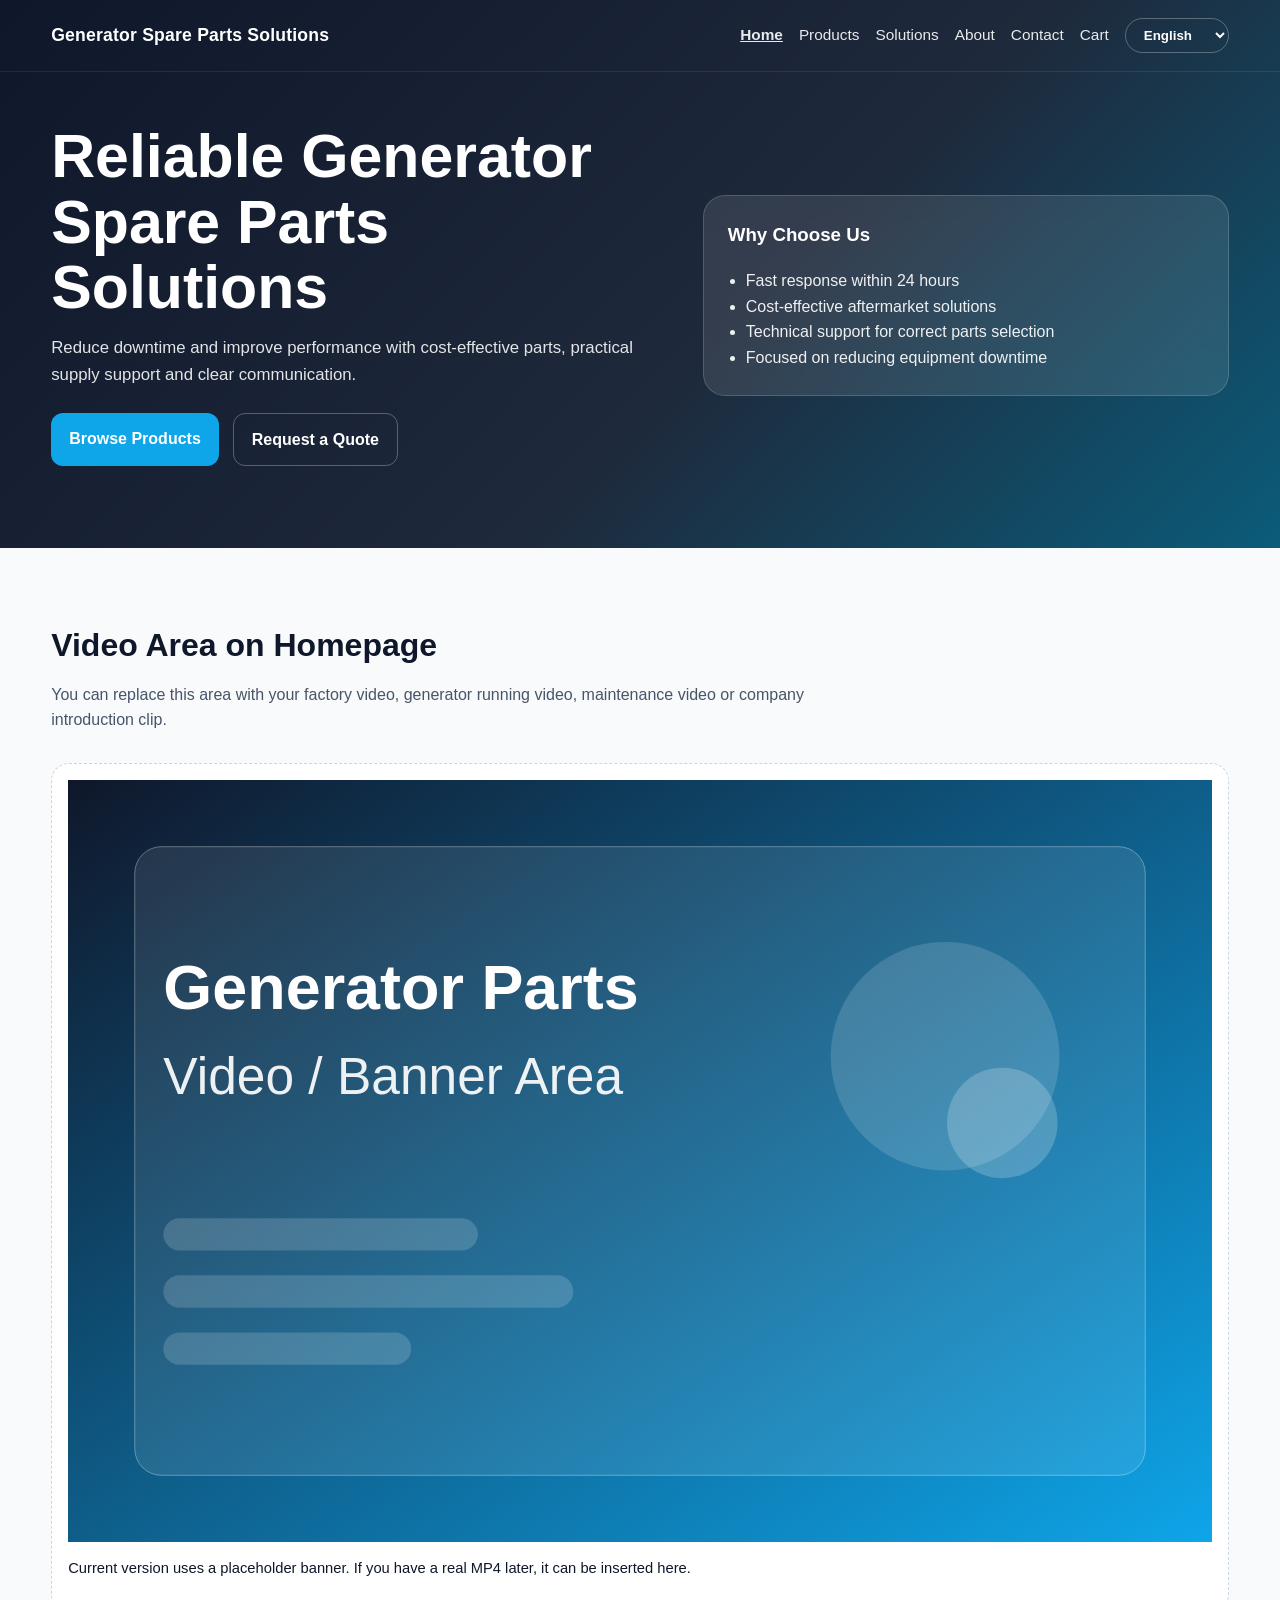
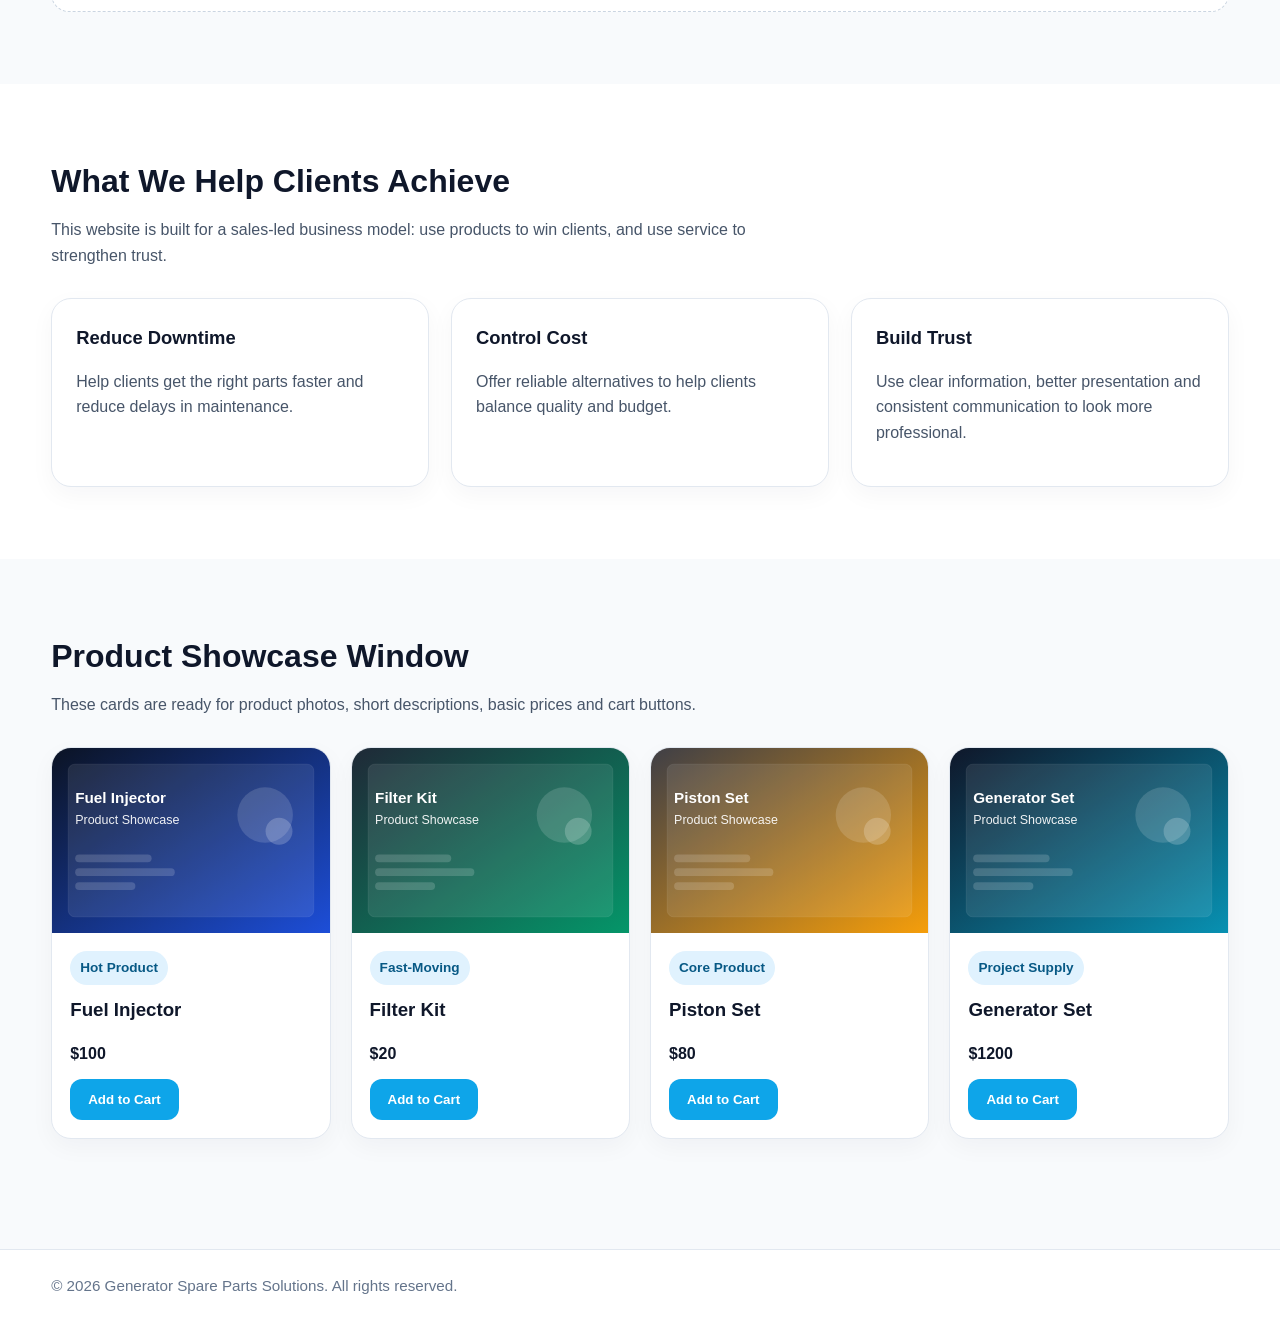
<file: index.html>
<!DOCTYPE html>
<html lang="en">
<head>
  <meta charset="UTF-8" />
  <meta name="viewport" content="width=device-width, initial-scale=1.0" />
  <title>Home - Generator Spare Parts Solutions</title>
  <link rel="stylesheet" href="style.css" />
</head>
<body>
  <div class="topbar">
    <header class="site-header">
      <div class="container">
        <nav class="nav">
          <a class="logo" href="index.html">Generator Spare Parts Solutions</a>
          <div class="nav-links">
            <a class="active" href="index.html" data-en="Home" data-zh="首页" data-ru="Главная" data-ar="الرئيسية">Home</a>
<a href="products.html" data-en="Products" data-zh="产品" data-ru="Продукция" data-ar="المنتجات">Products</a>
<a href="solutions.html" data-en="Solutions" data-zh="解决方案" data-ru="Решения" data-ar="الحلول">Solutions</a>
<a href="about.html" data-en="About" data-zh="关于我们" data-ru="О нас" data-ar="من نحن">About</a>
<a href="contact.html" data-en="Contact" data-zh="联系我们" data-ru="Контакты" data-ar="اتصل بنا">Contact</a>
<a href="cart.html" data-en="Cart" data-zh="购物车" data-ru="Корзина" data-ar="السلة">Cart</a>
            <select id="lang-select" class="lang-select" aria-label="Language selector">
              <option value="en">English</option>
              <option value="zh">中文</option>
              <option value="ru">Русский</option>
              <option value="ar">العربية</option>
            </select>
          </div>
        </nav>
      </div>
    </header>

    <section class="container hero">
      <div>
        <h1
          data-en="Reliable Generator Spare Parts Solutions"
          data-zh="可靠的发电机配件解决方案"
          data-ru="Надёжные решения по запасным частям для генераторов"
          data-ar="حلول موثوقة لقطع غيار المولدات">
          Reliable Generator Spare Parts Solutions
        </h1>
        <p
          data-en="Reduce downtime and improve performance with cost-effective parts, practical supply support and clear communication."
          data-zh="通过高性价比配件、实用供应支持和清晰沟通，帮助客户降低停机时间并提升设备表现。"
          data-ru="Сокращайте простои и повышайте эффективность благодаря выгодным запчастям, практичной поддержке поставок и понятной коммуникации."
          data-ar="قلّل وقت التوقف وحسّن الأداء من خلال قطع غيار عالية القيمة، ودعم توريد عملي، وتواصل واضح.">
          Reduce downtime and improve performance with cost-effective parts, practical supply support and clear communication.
        </p>
        <div class="btn-row">
          <a class="btn btn-primary" href="products.html"
             data-en="Browse Products" data-zh="查看产品" data-ru="Смотреть продукцию" data-ar="تصفح المنتجات">Browse Products</a>
          <a class="btn btn-secondary" href="contact.html"
             data-en="Request a Quote" data-zh="获取报价" data-ru="Запросить предложение" data-ar="اطلب عرض سعر">Request a Quote</a>
        </div>
      </div>
      <div class="hero-card">
        <h3 data-en="Why Choose Us" data-zh="为什么选择我们" data-ru="Почему выбирают нас" data-ar="لماذا تختارنا">Why Choose Us</h3>
        <ul>
          <li data-en="Fast response within 24 hours" data-zh="24小时内快速回复" data-ru="Быстрый ответ в течение 24 часов" data-ar="استجابة سريعة خلال 24 ساعة">Fast response within 24 hours</li>
          <li data-en="Cost-effective aftermarket solutions" data-zh="高性价比替代件方案" data-ru="Выгодные альтернативные решения" data-ar="حلول بديلة عالية القيمة">Cost-effective aftermarket solutions</li>
          <li data-en="Technical support for correct parts selection" data-zh="提供正确选型的技术支持" data-ru="Техническая поддержка для правильного подбора деталей" data-ar="دعم فني لاختيار القطع المناسبة">Technical support for correct parts selection</li>
          <li data-en="Focused on reducing equipment downtime" data-zh="核心目标是减少设备停机" data-ru="Фокус на снижении простоев оборудования" data-ar="التركيز على تقليل توقف المعدات">Focused on reducing equipment downtime</li>
        </ul>
      </div>
    </section>
  </div>

  <main>
    <section class="soft">
      <div class="container">
        <h2 class="section-title"
            data-en="Video Area on Homepage" data-zh="首页视频展示区域" data-ru="Видео на главной странице" data-ar="منطقة الفيديو في الصفحة الرئيسية">
            Video Area on Homepage
        </h2>
        <p class="section-subtitle"
           data-en="You can replace this area with your factory video, generator running video, maintenance video or company introduction clip."
           data-zh="你可以将这里替换为工厂视频、发电机运行视频、维修视频或公司介绍视频。"
           data-ru="Вы можете заменить эту область видео завода, работой генератора, сервисным видео или роликом о компании."
           data-ar="يمكنك استبدال هذه المنطقة بفيديو المصنع أو تشغيل المولد أو فيديو الصيانة أو فيديو تعريفي بالشركة.">
          You can replace this area with your factory video, generator running video, maintenance video or company introduction clip.
        </p>
        <div class="window-box">
          <img src="assets/hero-banner.svg" alt="Video area placeholder" />
          <p class="small"
             data-en="Current version uses a placeholder banner. If you have a real MP4 later, it can be inserted here."
             data-zh="当前版本使用占位图。后续你有真实 MP4 视频时，可以直接替换到这里。"
             data-ru="Сейчас используется заглушка. Позже сюда можно вставить реальный MP4-файл."
             data-ar="هذا الإصدار يستخدم صورة مؤقتة. لاحقاً يمكنك وضع ملف MP4 حقيقي هنا.">
            Current version uses a placeholder banner. If you have a real MP4 later, it can be inserted here.
          </p>
        </div>
      </div>
    </section>

    <section>
      <div class="container">
        <h2 class="section-title"
            data-en="What We Help Clients Achieve" data-zh="我们帮助客户实现什么" data-ru="Чего мы помогаем достичь клиентам" data-ar="ما الذي نساعد العملاء على تحقيقه">
            What We Help Clients Achieve
        </h2>
        <p class="section-subtitle"
           data-en="This website is built for a sales-led business model: use products to win clients, and use service to strengthen trust."
           data-zh="这个网站按照“销售为主、服务增强信任”的商业逻辑设计：通过产品拿下客户，再通过服务增强信任。"
           data-ru="Этот сайт создан для модели, где продажи — основа бизнеса: товары привлекают клиентов, а сервис усиливает доверие."
           data-ar="تم تصميم هذا الموقع لنموذج أعمال يقوده البيع: المنتجات تجذب العملاء، والخدمة تعزز الثقة.">
          This website is built for a sales-led business model: use products to win clients, and use service to strengthen trust.
        </p>
        <div class="grid-3">
          <div class="card">
            <h3 data-en="Reduce Downtime" data-zh="减少停机时间" data-ru="Сокращение простоев" data-ar="تقليل وقت التوقف">Reduce Downtime</h3>
            <p data-en="Help clients get the right parts faster and reduce delays in maintenance."
               data-zh="帮助客户更快拿到正确配件，减少维护过程中的延误。"
               data-ru="Помогаем клиентам быстрее получать нужные детали и уменьшать задержки в обслуживании."
               data-ar="نساعد العملاء على الحصول على القطع المناسبة بسرعة وتقليل التأخير في الصيانة.">
              Help clients get the right parts faster and reduce delays in maintenance.
            </p>
          </div>
          <div class="card">
            <h3 data-en="Control Cost" data-zh="控制维护成本" data-ru="Контроль затрат" data-ar="التحكم في التكلفة">Control Cost</h3>
            <p data-en="Offer reliable alternatives to help clients balance quality and budget."
               data-zh="提供可靠替代方案，帮助客户平衡质量与预算。"
               data-ru="Предлагаем надёжные альтернативы, чтобы сбалансировать качество и бюджет."
               data-ar="نقدم بدائل موثوقة لمساعدة العملاء على الموازنة بين الجودة والميزانية.">
              Offer reliable alternatives to help clients balance quality and budget.
            </p>
          </div>
          <div class="card">
            <h3 data-en="Build Trust" data-zh="建立信任" data-ru="Укрепление доверия" data-ar="بناء الثقة">Build Trust</h3>
            <p data-en="Use clear information, better presentation and consistent communication to look more professional."
               data-zh="通过清晰信息、更好的展示方式和稳定沟通，让公司看起来更专业。"
               data-ru="Чёткая информация, качественная подача и стабильная коммуникация делают компанию более профессиональной."
               data-ar="المعلومات الواضحة، والعرض الأفضل، والتواصل المستمر تجعل الشركة أكثر احترافية.">
              Use clear information, better presentation and consistent communication to look more professional.
            </p>
          </div>
        </div>
      </div>
    </section>

    <section class="soft">
      <div class="container">
        <h2 class="section-title"
            data-en="Product Showcase Window" data-zh="产品橱窗展示" data-ru="Витрина продукции" data-ar="واجهة عرض المنتجات">
            Product Showcase Window
        </h2>
        <p class="section-subtitle"
           data-en="These cards are ready for product photos, short descriptions, basic prices and cart buttons."
           data-zh="这些产品卡片已经预留了图片、简短描述、基础价格和购物车按钮的位置。"
           data-ru="Эти карточки уже готовы для фото продукции, кратких описаний, базовых цен и кнопок корзины."
           data-ar="هذه البطاقات جاهزة لصور المنتجات والوصف المختصر والأسعار الأساسية وأزرار السلة.">
          These cards are ready for product photos, short descriptions, basic prices and cart buttons.
        </p>
        <div class="grid-4">
          <div class="product-card">
            <img src="assets/product-injector.svg" alt="Injector">
            <div class="content">
              <div class="tag" data-en="Hot Product" data-zh="热门产品" data-ru="Популярный товар" data-ar="منتج رائج">Hot Product</div>
              <h3 data-en="Fuel Injector" data-zh="燃油喷油器" data-ru="Топливная форсунка" data-ar="حاقن الوقود">Fuel Injector</h3>
              <p class="price">$100</p>
              <button class="btn btn-primary" onclick="addToCart('injector')" data-en="Add to Cart" data-zh="加入购物车" data-ru="В корзину" data-ar="أضف إلى السلة">Add to Cart</button>
            </div>
          </div>
          <div class="product-card">
            <img src="assets/product-filter.svg" alt="Filter kit">
            <div class="content">
              <div class="tag" data-en="Fast-Moving" data-zh="高频产品" data-ru="Ходовой товар" data-ar="منتج سريع الحركة">Fast-Moving</div>
              <h3 data-en="Filter Kit" data-zh="滤芯套装" data-ru="Комплект фильтров" data-ar="طقم الفلاتر">Filter Kit</h3>
              <p class="price">$20</p>
              <button class="btn btn-primary" onclick="addToCart('filter')" data-en="Add to Cart" data-zh="加入购物车" data-ru="В корзину" data-ar="أضف إلى السلة">Add to Cart</button>
            </div>
          </div>
          <div class="product-card">
            <img src="assets/product-piston.svg" alt="Piston set">
            <div class="content">
              <div class="tag" data-en="Core Product" data-zh="核心产品" data-ru="Ключевой товар" data-ar="منتج أساسي">Core Product</div>
              <h3 data-en="Piston Set" data-zh="活塞组件" data-ru="Комплект поршней" data-ar="مجموعة المكابس">Piston Set</h3>
              <p class="price">$80</p>
              <button class="btn btn-primary" onclick="addToCart('piston')" data-en="Add to Cart" data-zh="加入购物车" data-ru="В корзину" data-ar="أضف إلى السلة">Add to Cart</button>
            </div>
          </div>
          <div class="product-card">
            <img src="assets/product-generator.svg" alt="Generator set">
            <div class="content">
              <div class="tag" data-en="Project Supply" data-zh="项目型产品" data-ru="Проектная поставка" data-ar="توريد للمشاريع">Project Supply</div>
              <h3 data-en="Generator Set" data-zh="发电机组" data-ru="Генераторная установка" data-ar="مجموعة مولد">Generator Set</h3>
              <p class="price">$1200</p>
              <button class="btn btn-primary" onclick="addToCart('generator')" data-en="Add to Cart" data-zh="加入购物车" data-ru="В корзину" data-ar="أضف إلى السلة">Add to Cart</button>
            </div>
          </div>
        </div>
        <div class="notice" id="cart-notice"></div>
      </div>
    </section>
  </main>

  <footer>
    <div class="container">
      <span data-en="© 2026 Generator Spare Parts Solutions. All rights reserved."
            data-zh="© 2026 发电机配件解决方案网站。保留所有权利。"
            data-ru="© 2026 Сайт решений по запасным частям для генераторов. Все права защищены."
            data-ar="© 2026 موقع حلول قطع غيار المولدات. جميع الحقوق محفوظة。">
        © 2026 Generator Spare Parts Solutions. All rights reserved.
      </span>
    </div>
  </footer>

  <script src="script.js"></script>
</body>
</html>
</file>
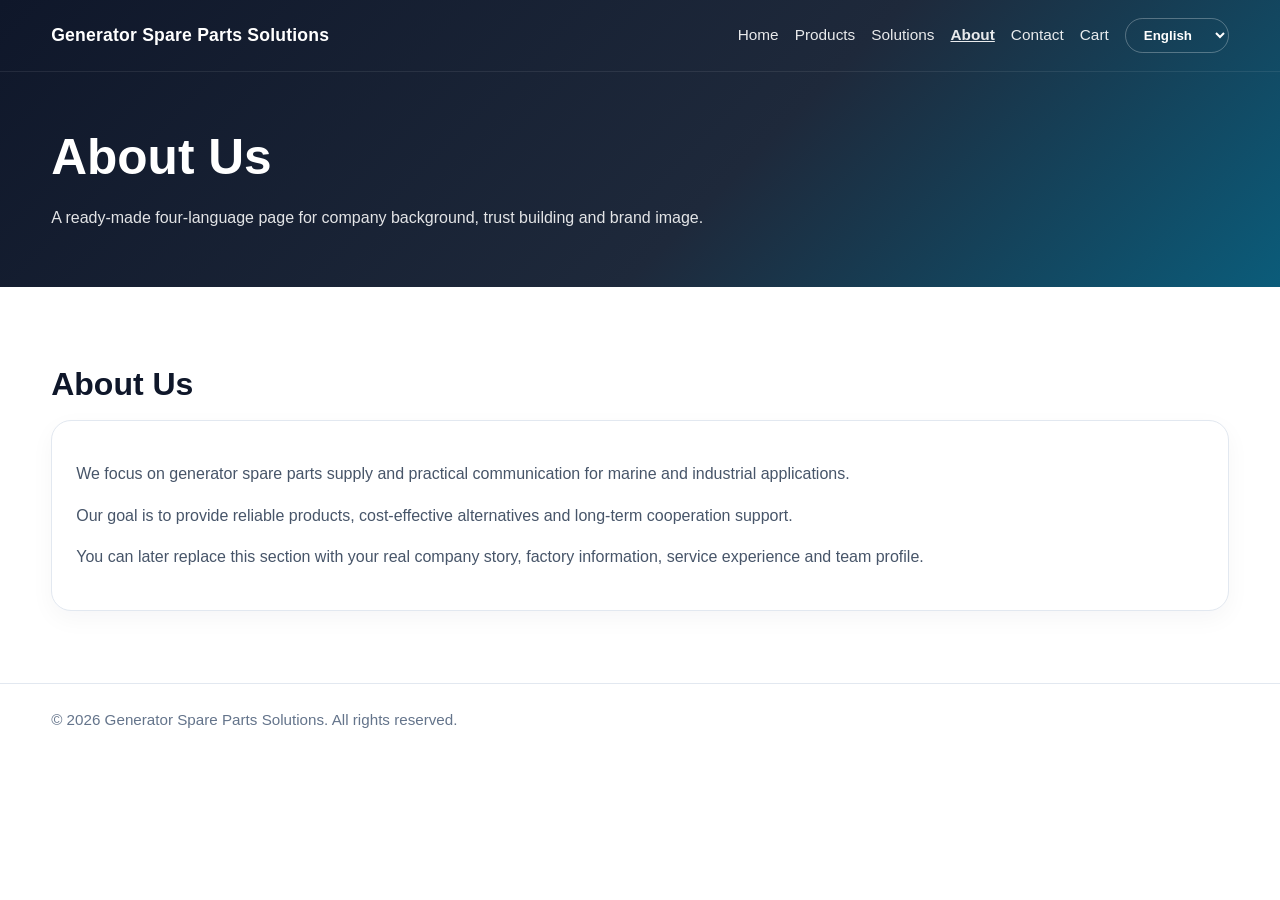
<file: about.html>
<!DOCTYPE html>
<html lang="en">
<head>
  <meta charset="UTF-8" />
  <meta name="viewport" content="width=device-width, initial-scale=1.0" />
  <title>About - Generator Spare Parts Solutions</title>
  <link rel="stylesheet" href="style.css" />
</head>
<body>
  <div class="topbar">
    <header class="site-header">
      <div class="container">
        <nav class="nav">
          <a class="logo" href="index.html">Generator Spare Parts Solutions</a>
          <div class="nav-links">
            <a href="index.html" data-en="Home" data-zh="首页" data-ru="Главная" data-ar="الرئيسية">Home</a>
<a href="products.html" data-en="Products" data-zh="产品" data-ru="Продукция" data-ar="المنتجات">Products</a>
<a href="solutions.html" data-en="Solutions" data-zh="解决方案" data-ru="Решения" data-ar="الحلول">Solutions</a>
<a class="active" href="about.html" data-en="About" data-zh="关于我们" data-ru="О нас" data-ar="من نحن">About</a>
<a href="contact.html" data-en="Contact" data-zh="联系我们" data-ru="Контакты" data-ar="اتصل بنا">Contact</a>
<a href="cart.html" data-en="Cart" data-zh="购物车" data-ru="Корзина" data-ar="السلة">Cart</a>
            <select id="lang-select" class="lang-select" aria-label="Language selector">
              <option value="en">English</option>
              <option value="zh">中文</option>
              <option value="ru">Русский</option>
              <option value="ar">العربية</option>
            </select>
          </div>
        </nav>
      </div>
    </header>
    <section class="page-hero">
      <div class="container">
        <h1 data-en="About Us" data-zh="关于我们" data-ru="О нас" data-ar="من نحن">About Us</h1><p data-en="A ready-made four-language page for company background, trust building and brand image." data-zh="一个已经做好的四语页面，可用于公司背景介绍、建立信任和品牌展示。" data-ru="Готовая страница на четырёх языках для описания компании, укрепления доверия и бренда." data-ar="صفحة جاهزة بأربع لغات لعرض خلفية الشركة وبناء الثقة وصورة العلامة التجارية.">A ready-made four-language page for company background, trust building and brand image.</p>
      </div>
    </section>
  </div>
  <main>
    
<section>
  <div class="container">
    <h2 class="section-title" data-en="About Us" data-zh="关于我们" data-ru="О нас" data-ar="من نحن">About Us</h2>
    <div class="card">
      <p data-en="We focus on generator spare parts supply and practical communication for marine and industrial applications."
         data-zh="我们专注于船舶和工业场景中的发电机配件供应与实际业务沟通。"
         data-ru="Мы специализируемся на поставке запасных частей для генераторов и практичной коммуникации в морских и промышленных проектах."
         data-ar="نحن نركز على توريد قطع غيار المولدات والتواصل العملي للتطبيقات البحرية والصناعية.">
        We focus on generator spare parts supply and practical communication for marine and industrial applications.
      </p>
      <p data-en="Our goal is to provide reliable products, cost-effective alternatives and long-term cooperation support."
         data-zh="我们的目标是提供可靠产品、高性价比替代方案，以及长期合作支持。"
         data-ru="Наша цель — предлагать надёжную продукцию, выгодные альтернативы и поддержку долгосрочного сотрудничества."
         data-ar="هدفنا هو تقديم منتجات موثوقة وبدائل عالية القيمة ودعم للتعاون طويل الأمد.">
        Our goal is to provide reliable products, cost-effective alternatives and long-term cooperation support.
      </p>
      <p data-en="You can later replace this section with your real company story, factory information, service experience and team profile."
         data-zh="后续你可以把这里替换为公司真实介绍、工厂信息、服务经验和团队资料。"
         data-ru="Позже вы можете заменить этот раздел реальной историей компании, информацией о производстве, опытом сервиса и командой."
         data-ar="يمكنك لاحقاً استبدال هذا القسم بقصة الشركة الحقيقية ومعلومات المصنع وخبرة الخدمة وملف الفريق.">
        You can later replace this section with your real company story, factory information, service experience and team profile.
      </p>
    </div>
  </div>
</section>

  </main>
  <footer>
    <div class="container">
      <span data-en="© 2026 Generator Spare Parts Solutions. All rights reserved."
            data-zh="© 2026 发电机配件解决方案网站。保留所有权利。"
            data-ru="© 2026 Сайт решений по запасным частям для генераторов. Все права защищены."
            data-ar="© 2026 موقع حلول قطع غيار المولدات. جميع الحقوق محفوظة.">
        © 2026 Generator Spare Parts Solutions. All rights reserved.
      </span>
    </div>
  </footer>
  <script src="script.js"></script>
</body>
</html>
</file>
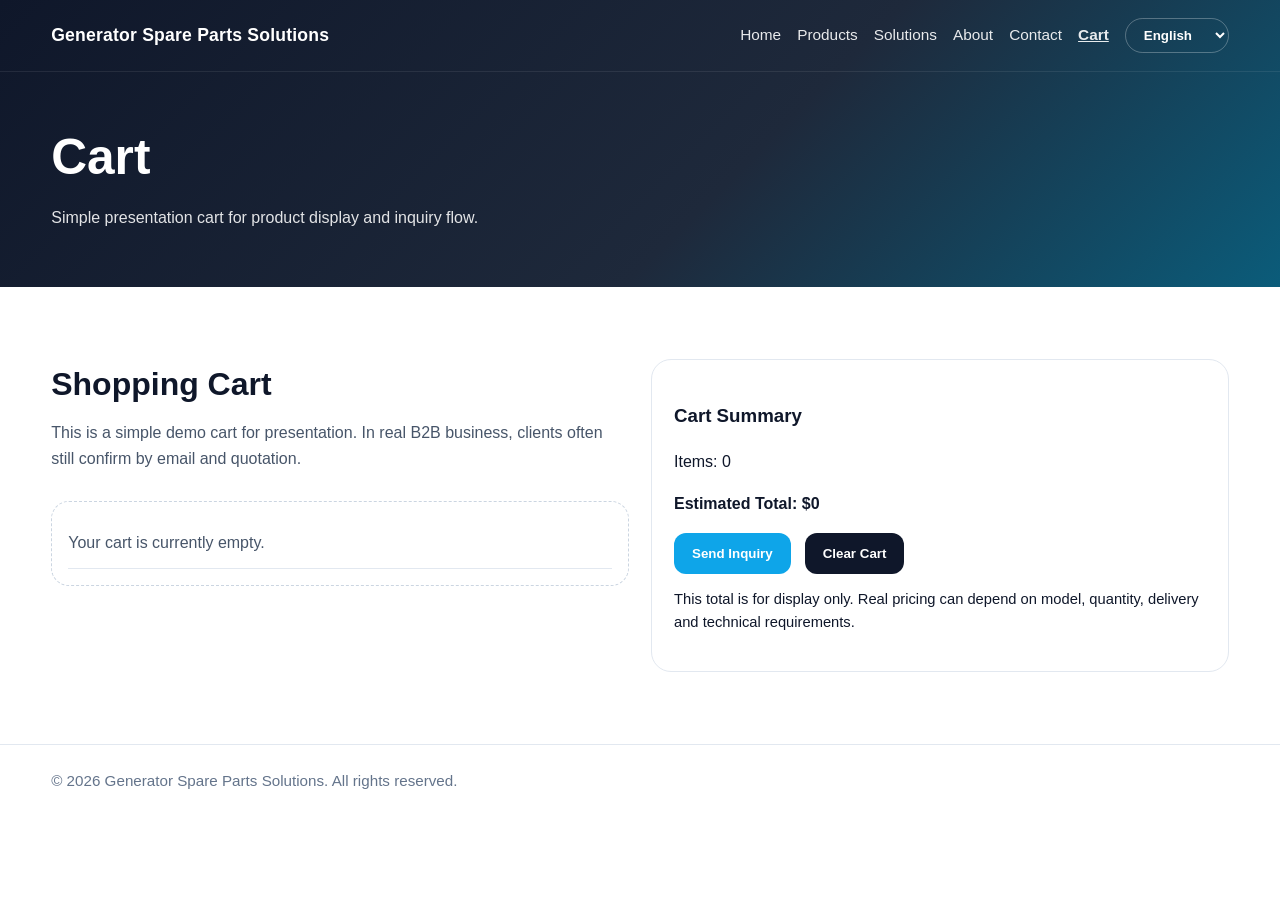
<file: cart.html>
<!DOCTYPE html>
<html lang="en">
<head>
  <meta charset="UTF-8" />
  <meta name="viewport" content="width=device-width, initial-scale=1.0" />
  <title>Cart - Generator Spare Parts Solutions</title>
  <link rel="stylesheet" href="style.css" />
</head>
<body>
  <div class="topbar">
    <header class="site-header">
      <div class="container">
        <nav class="nav">
          <a class="logo" href="index.html">Generator Spare Parts Solutions</a>
          <div class="nav-links">
            <a href="index.html" data-en="Home" data-zh="首页" data-ru="Главная" data-ar="الرئيسية">Home</a>
<a href="products.html" data-en="Products" data-zh="产品" data-ru="Продукция" data-ar="المنتجات">Products</a>
<a href="solutions.html" data-en="Solutions" data-zh="解决方案" data-ru="Решения" data-ar="الحلول">Solutions</a>
<a href="about.html" data-en="About" data-zh="关于我们" data-ru="О нас" data-ar="من نحن">About</a>
<a href="contact.html" data-en="Contact" data-zh="联系我们" data-ru="Контакты" data-ar="اتصل بنا">Contact</a>
<a class="active" href="cart.html" data-en="Cart" data-zh="购物车" data-ru="Корзина" data-ar="السلة">Cart</a>
            <select id="lang-select" class="lang-select" aria-label="Language selector">
              <option value="en">English</option>
              <option value="zh">中文</option>
              <option value="ru">Русский</option>
              <option value="ar">العربية</option>
            </select>
          </div>
        </nav>
      </div>
    </header>
    <section class="page-hero">
      <div class="container">
        <h1 data-en="Cart" data-zh="购物车" data-ru="Корзина" data-ar="السلة">Cart</h1><p data-en="Simple presentation cart for product display and inquiry flow." data-zh="用于产品展示和询盘流程的简易购物车页面。" data-ru="Простая демонстрационная корзина для показа продукции и процесса запроса." data-ar="سلة عرض بسيطة لعرض المنتجات ومسار الاستفسار.">Simple presentation cart for product display and inquiry flow.</p>
      </div>
    </section>
  </div>
  <main>
    
<section>
  <div class="container">
    <div class="grid-2">
      <div>
        <h2 class="section-title" data-en="Shopping Cart" data-zh="购物车" data-ru="Корзина" data-ar="سلة التسوق">Shopping Cart</h2>
        <p class="section-subtitle"
           data-en="This is a simple demo cart for presentation. In real B2B business, clients often still confirm by email and quotation."
           data-zh="这是一个演示用购物车。真实 B2B 外贸业务里，客户通常仍然会通过邮件和报价单来最终确认。"
           data-ru="Это демонстрационная корзина. В реальном B2B бизнесе клиенты обычно всё равно подтверждают заказ по email и коммерческому предложению."
           data-ar="هذه سلة عرض تجريبية. في أعمال B2B الحقيقية، غالباً ما يؤكد العملاء الطلب عبر البريد الإلكتروني وعرض السعر.">
          This is a simple demo cart for presentation. In real B2B business, clients often still confirm by email and quotation.
        </p>
        <div class="window-box">
          <ul id="cart-items" class="cart-items"></ul>
        </div>
      </div>

      <div>
        <div class="cart-panel">
          <h3 data-en="Cart Summary" data-zh="购物车汇总" data-ru="Сводка корзины" data-ar="ملخص السلة">Cart Summary</h3>
          <p><span data-en="Items:" data-zh="商品数量：" data-ru="Товаров:" data-ar="عدد العناصر:">Items:</span> <span id="cart-count">0</span></p>
          <p class="cart-summary"><span data-en="Estimated Total:" data-zh="预估总价：" data-ru="Ориентировочная сумма:" data-ar="الإجمالي التقديري:">Estimated Total:</span> <span id="cart-total">$0</span></p>
          <div class="btn-row" style="margin-top:12px;">
            <button class="btn btn-primary" onclick="window.location.href='contact.html'" data-en="Send Inquiry" data-zh="发送询盘" data-ru="Отправить запрос" data-ar="إرسال استفسار">Send Inquiry</button>
            <button class="btn btn-dark" onclick="clearCart()" data-en="Clear Cart" data-zh="清空购物车" data-ru="Очистить корзину" data-ar="تفريغ السلة">Clear Cart</button>
          </div>
          <p class="small" style="margin-top:14px;"
             data-en="This total is for display only. Real pricing can depend on model, quantity, delivery and technical requirements."
             data-zh="这个总价仅用于展示。真实价格会受到型号、数量、交付方式和技术要求影响。"
             data-ru="Эта сумма только для показа. Реальная цена зависит от модели, количества, условий поставки и технических требований."
             data-ar="هذا الإجمالي للعرض فقط. السعر الحقيقي قد يعتمد على الطراز والكمية وطريقة التسليم والمتطلبات الفنية.">
            This total is for display only. Real pricing can depend on model, quantity, delivery and technical requirements.
          </p>
        </div>
      </div>
    </div>
  </div>
</section>

  </main>
  <footer>
    <div class="container">
      <span data-en="© 2026 Generator Spare Parts Solutions. All rights reserved."
            data-zh="© 2026 发电机配件解决方案网站。保留所有权利。"
            data-ru="© 2026 Сайт решений по запасным частям для генераторов. Все права защищены."
            data-ar="© 2026 موقع حلول قطع غيار المولدات. جميع الحقوق محفوظة.">
        © 2026 Generator Spare Parts Solutions. All rights reserved.
      </span>
    </div>
  </footer>
  <script src="script.js"></script>
</body>
</html>
</file>
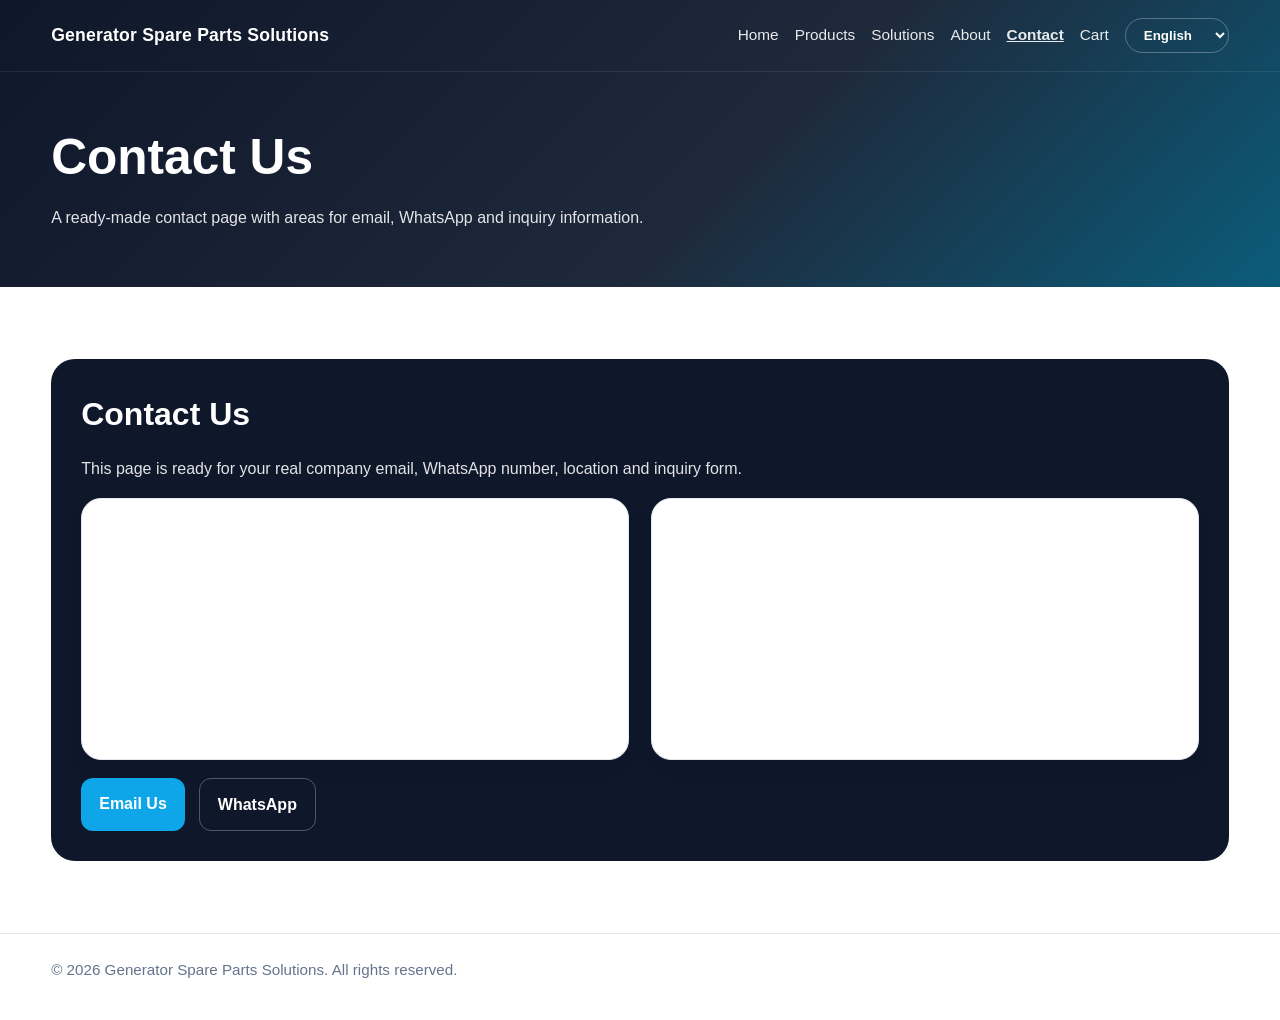
<file: contact.html>
<!DOCTYPE html>
<html lang="en">
<head>
  <meta charset="UTF-8" />
  <meta name="viewport" content="width=device-width, initial-scale=1.0" />
  <title>Contact - Generator Spare Parts Solutions</title>
  <link rel="stylesheet" href="style.css" />
</head>
<body>
  <div class="topbar">
    <header class="site-header">
      <div class="container">
        <nav class="nav">
          <a class="logo" href="index.html">Generator Spare Parts Solutions</a>
          <div class="nav-links">
            <a href="index.html" data-en="Home" data-zh="首页" data-ru="Главная" data-ar="الرئيسية">Home</a>
<a href="products.html" data-en="Products" data-zh="产品" data-ru="Продукция" data-ar="المنتجات">Products</a>
<a href="solutions.html" data-en="Solutions" data-zh="解决方案" data-ru="Решения" data-ar="الحلول">Solutions</a>
<a href="about.html" data-en="About" data-zh="关于我们" data-ru="О нас" data-ar="من نحن">About</a>
<a class="active" href="contact.html" data-en="Contact" data-zh="联系我们" data-ru="Контакты" data-ar="اتصل بنا">Contact</a>
<a href="cart.html" data-en="Cart" data-zh="购物车" data-ru="Корзина" data-ar="السلة">Cart</a>
            <select id="lang-select" class="lang-select" aria-label="Language selector">
              <option value="en">English</option>
              <option value="zh">中文</option>
              <option value="ru">Русский</option>
              <option value="ar">العربية</option>
            </select>
          </div>
        </nav>
      </div>
    </header>
    <section class="page-hero">
      <div class="container">
        <h1 data-en="Contact Us" data-zh="联系我们" data-ru="Свяжитесь с нами" data-ar="اتصل بنا">Contact Us</h1><p data-en="A ready-made contact page with areas for email, WhatsApp and inquiry information." data-zh="一个已经预留好邮箱、WhatsApp和询盘信息区域的联系页面。" data-ru="Готовая страница контактов с блоками для email, WhatsApp и информации для запроса." data-ar="صفحة تواصل جاهزة تتضمن أماكن للبريد الإلكتروني وواتساب ومعلومات الاستفسار.">A ready-made contact page with areas for email, WhatsApp and inquiry information.</p>
      </div>
    </section>
  </div>
  <main>
    
<section>
  <div class="container">
    <div class="contact-panel">
      <h2 class="section-title" style="color:white; margin-top:0;"
          data-en="Contact Us" data-zh="联系我们" data-ru="Свяжитесь с нами" data-ar="اتصل بنا">Contact Us</h2>
      <p data-en="This page is ready for your real company email, WhatsApp number, location and inquiry form."
         data-zh="这个页面已经为你的真实邮箱、WhatsApp、所在地和询盘表单预留好了位置。"
         data-ru="Эта страница готова для реального email, WhatsApp, адреса и формы запроса вашей компании."
         data-ar="هذه الصفحة جاهزة لإضافة بريد الشركة الحقيقي ورقم واتساب والموقع ونموذج الاستفسار.">
         This page is ready for your real company email, WhatsApp number, location and inquiry form.
      </p>

      <div class="grid-2">
        <div class="card">
          <h3 data-en="Company Information" data-zh="公司信息" data-ru="Информация о компании" data-ar="معلومات الشركة">Company Information</h3>
          <p><strong>Email:</strong> your@email.com</p>
          <p><strong>WhatsApp:</strong> +00 000 000 000</p>
          <p><strong data-en="Location:" data-zh="所在地：" data-ru="Местоположение:" data-ar="الموقع:">Location:</strong> Your City / Country</p>
          <p><strong data-en="Website:" data-zh="网址：" data-ru="Сайт:" data-ar="الموقع الإلكتروني:">Website:</strong> yourcompany.com</p>
        </div>

        <div class="card">
          <h3 data-en="Inquiry Information Needed" data-zh="建议客户提供的信息" data-ru="Что нужно для запроса" data-ar="المعلومات المطلوبة للاستفسار">Inquiry Information Needed</h3>
          <ul class="clean">
            <li data-en="Engine model" data-zh="发动机型号" data-ru="Модель двигателя" data-ar="طراز المحرك">Engine model</li>
            <li data-en="Serial number" data-zh="序列号" data-ru="Серийный номер" data-ar="الرقم التسلسلي">Serial number</li>
            <li data-en="Required parts" data-zh="所需配件" data-ru="Нужные детали" data-ar="القطع المطلوبة">Required parts</li>
            <li data-en="Application details" data-zh="使用场景" data-ru="Детали применения" data-ar="تفاصيل الاستخدام">Application details</li>
          </ul>
        </div>
      </div>

      <div class="btn-row" style="margin-top:18px;">
        <a class="btn btn-primary" href="mailto:your@email.com" data-en="Email Us" data-zh="发送邮件" data-ru="Написать email" data-ar="راسلنا بالبريد">Email Us</a>
        <a class="btn btn-secondary" href="https://wa.me/0000000000" data-en="WhatsApp" data-zh="WhatsApp联系" data-ru="WhatsApp" data-ar="واتساب">WhatsApp</a>
      </div>
    </div>
  </div>
</section>

  </main>
  <footer>
    <div class="container">
      <span data-en="© 2026 Generator Spare Parts Solutions. All rights reserved."
            data-zh="© 2026 发电机配件解决方案网站。保留所有权利。"
            data-ru="© 2026 Сайт решений по запасным частям для генераторов. Все права защищены."
            data-ar="© 2026 موقع حلول قطع غيار المولدات. جميع الحقوق محفوظة.">
        © 2026 Generator Spare Parts Solutions. All rights reserved.
      </span>
    </div>
  </footer>
  <script src="script.js"></script>
</body>
</html>
</file>
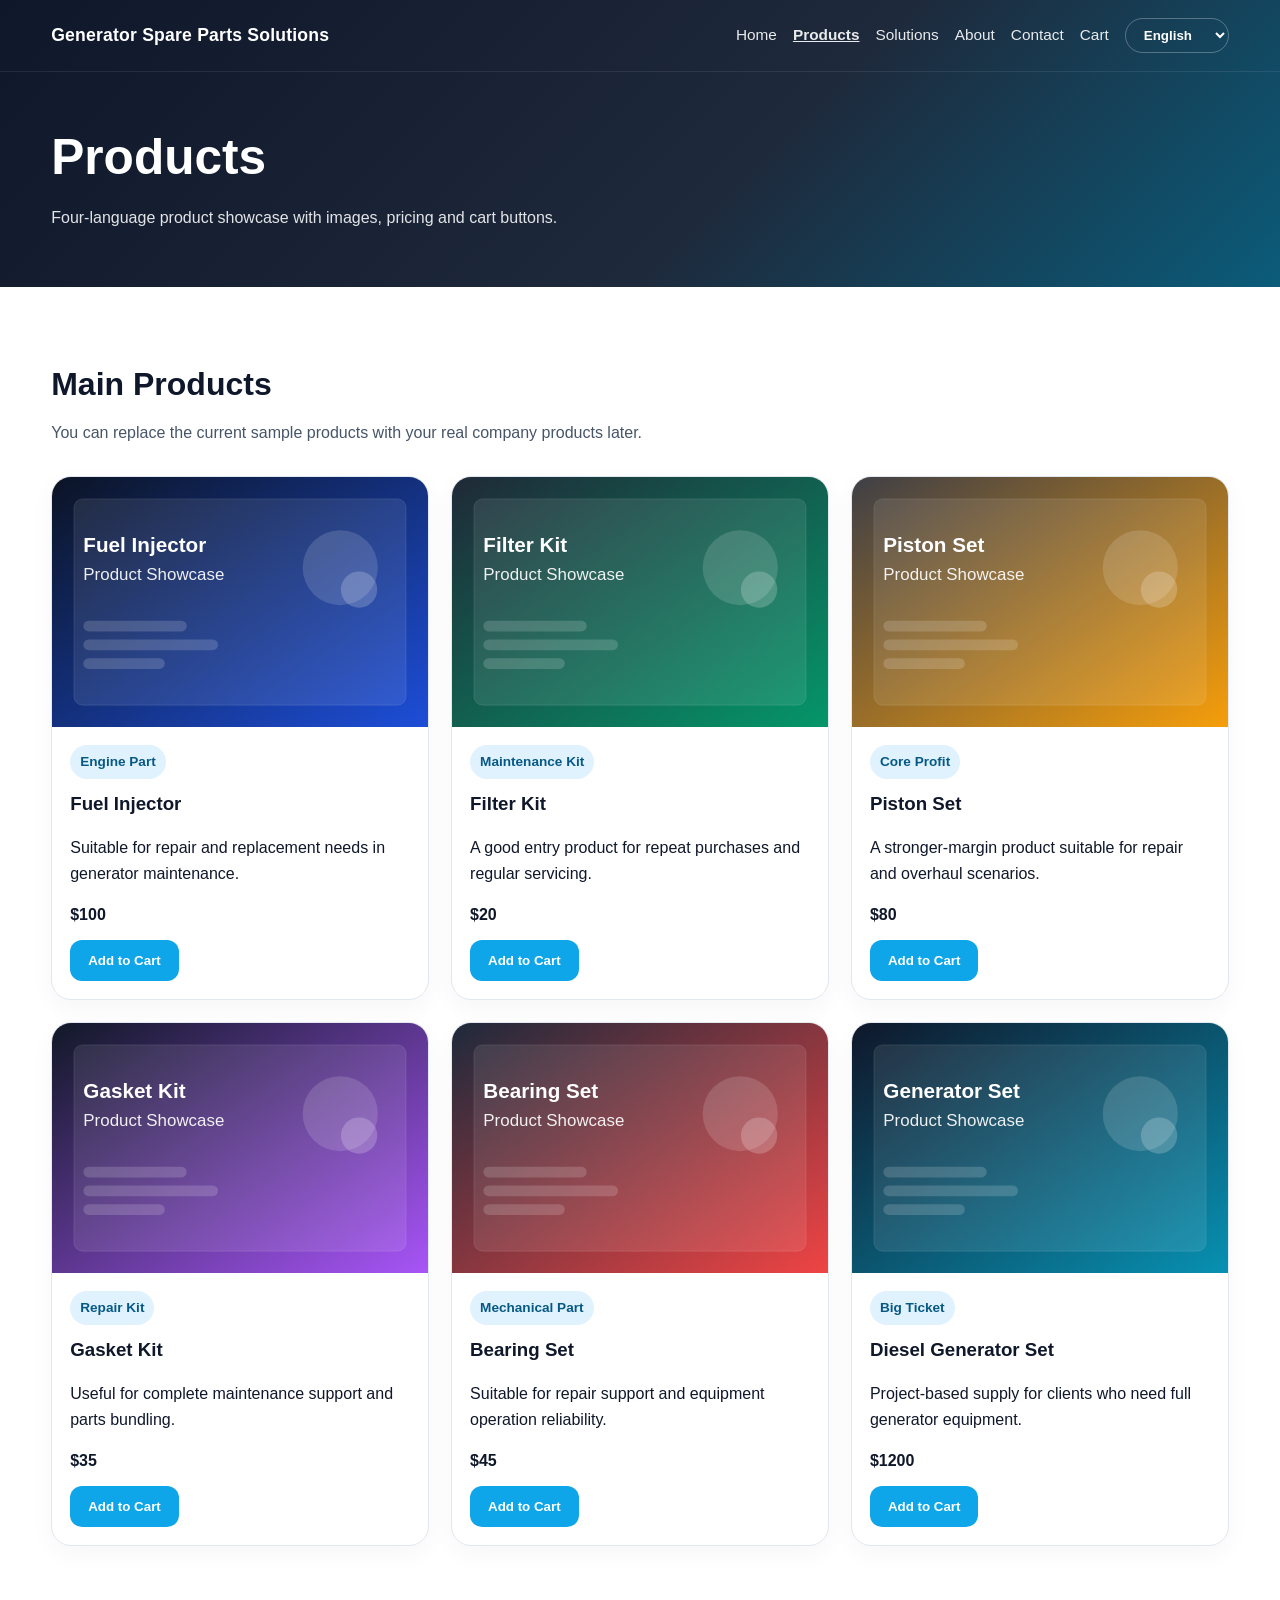
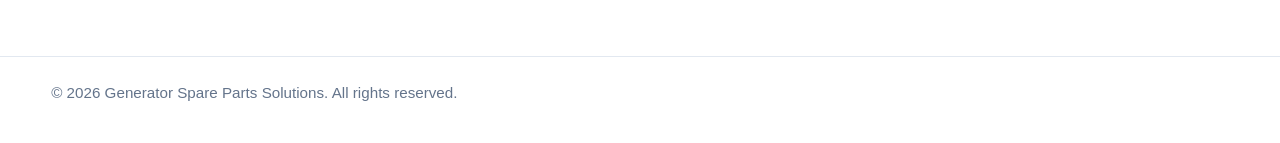
<file: products.html>
<!DOCTYPE html>
<html lang="en">
<head>
  <meta charset="UTF-8" />
  <meta name="viewport" content="width=device-width, initial-scale=1.0" />
  <title>Products - Generator Spare Parts Solutions</title>
  <link rel="stylesheet" href="style.css" />
</head>
<body>
  <div class="topbar">
    <header class="site-header">
      <div class="container">
        <nav class="nav">
          <a class="logo" href="index.html">Generator Spare Parts Solutions</a>
          <div class="nav-links">
            <a href="index.html" data-en="Home" data-zh="首页" data-ru="Главная" data-ar="الرئيسية">Home</a>
<a class="active" href="products.html" data-en="Products" data-zh="产品" data-ru="Продукция" data-ar="المنتجات">Products</a>
<a href="solutions.html" data-en="Solutions" data-zh="解决方案" data-ru="Решения" data-ar="الحلول">Solutions</a>
<a href="about.html" data-en="About" data-zh="关于我们" data-ru="О нас" data-ar="من نحن">About</a>
<a href="contact.html" data-en="Contact" data-zh="联系我们" data-ru="Контакты" data-ar="اتصل بنا">Contact</a>
<a href="cart.html" data-en="Cart" data-zh="购物车" data-ru="Корзина" data-ar="السلة">Cart</a>
            <select id="lang-select" class="lang-select" aria-label="Language selector">
              <option value="en">English</option>
              <option value="zh">中文</option>
              <option value="ru">Русский</option>
              <option value="ar">العربية</option>
            </select>
          </div>
        </nav>
      </div>
    </header>
    <section class="page-hero">
      <div class="container">
        <h1 data-en="Products" data-zh="产品" data-ru="Продукция" data-ar="المنتجات">Products</h1><p data-en="Four-language product showcase with images, pricing and cart buttons." data-zh="四语产品展示页，已包含图片、价格和购物车按钮。" data-ru="Четырёхъязычная витрина с изображениями, ценами и кнопками корзины." data-ar="صفحة عرض بأربع لغات تشمل الصور والأسعار وأزرار السلة.">Four-language product showcase with images, pricing and cart buttons.</p>
      </div>
    </section>
  </div>
  <main>
    
<section>
  <div class="container">
    <h2 class="section-title"
        data-en="Main Products" data-zh="主营产品" data-ru="Основная продукция" data-ar="المنتجات الرئيسية">Main Products</h2>
    <p class="section-subtitle"
       data-en="You can replace the current sample products with your real company products later."
       data-zh="后续你可以把当前示例产品替换为你们公司的真实产品。"
       data-ru="Позже вы сможете заменить текущие примеры на реальные товары вашей компании."
       data-ar="يمكنك لاحقاً استبدال المنتجات التجريبية الحالية بمنتجات شركتك الحقيقية.">
      You can replace the current sample products with your real company products later.
    </p>
    <div class="grid-3">
      <div class="product-card">
        <img src="assets/product-injector.svg" alt="Fuel Injector">
        <div class="content">
          <div class="tag" data-en="Engine Part" data-zh="发动机配件" data-ru="Деталь двигателя" data-ar="قطعة محرك">Engine Part</div>
          <h3 data-en="Fuel Injector" data-zh="燃油喷油器" data-ru="Топливная форсунка" data-ar="حاقن الوقود">Fuel Injector</h3>
          <p data-en="Suitable for repair and replacement needs in generator maintenance."
             data-zh="适用于发电机维修与更换需求。"
             data-ru="Подходит для ремонта и замены при обслуживании генераторов."
             data-ar="مناسب لاحتياجات الإصلاح والاستبدال في صيانة المولدات.">
            Suitable for repair and replacement needs in generator maintenance.
          </p>
          <p class="price">$100</p>
          <button class="btn btn-primary" onclick="addToCart('injector')" data-en="Add to Cart" data-zh="加入购物车" data-ru="В корзину" data-ar="أضف إلى السلة">Add to Cart</button>
        </div>
      </div>

      <div class="product-card">
        <img src="assets/product-filter.svg" alt="Filter Kit">
        <div class="content">
          <div class="tag" data-en="Maintenance Kit" data-zh="保养套件" data-ru="Комплект обслуживания" data-ar="طقم صيانة">Maintenance Kit</div>
          <h3 data-en="Filter Kit" data-zh="滤芯套装" data-ru="Комплект фильтров" data-ar="طقم الفلاتر">Filter Kit</h3>
          <p data-en="A good entry product for repeat purchases and regular servicing."
             data-zh="适合作为复购型保养产品。"
             data-ru="Хороший стартовый товар для повторных закупок и регулярного обслуживания."
             data-ar="منتج مناسب للشراء المتكرر والصيانة الدورية.">
            A good entry product for repeat purchases and regular servicing.
          </p>
          <p class="price">$20</p>
          <button class="btn btn-primary" onclick="addToCart('filter')" data-en="Add to Cart" data-zh="加入购物车" data-ru="В корзину" data-ar="أضف إلى السلة">Add to Cart</button>
        </div>
      </div>

      <div class="product-card">
        <img src="assets/product-piston.svg" alt="Piston Set">
        <div class="content">
          <div class="tag" data-en="Core Profit" data-zh="核心利润产品" data-ru="Основной прибыльный товар" data-ar="منتج ربح أساسي">Core Profit</div>
          <h3 data-en="Piston Set" data-zh="活塞组件" data-ru="Комплект поршней" data-ar="مجموعة المكابس">Piston Set</h3>
          <p data-en="A stronger-margin product suitable for repair and overhaul scenarios."
             data-zh="适用于维修和大修场景的高价值产品。"
             data-ru="Товар с более высокой маржой, подходящий для ремонта и капитального обслуживания."
             data-ar="منتج ذو هامش أعلى مناسب للإصلاحات والصيانة الكبيرة.">
            A stronger-margin product suitable for repair and overhaul scenarios.
          </p>
          <p class="price">$80</p>
          <button class="btn btn-primary" onclick="addToCart('piston')" data-en="Add to Cart" data-zh="加入购物车" data-ru="В корзину" data-ar="أضف إلى السلة">Add to Cart</button>
        </div>
      </div>

      <div class="product-card">
        <img src="assets/product-gasket.svg" alt="Gasket Kit">
        <div class="content">
          <div class="tag" data-en="Repair Kit" data-zh="维修包" data-ru="Ремкомплект" data-ar="طقم إصلاح">Repair Kit</div>
          <h3 data-en="Gasket Kit" data-zh="垫片维修包" data-ru="Комплект прокладок" data-ar="طقم الحشيات">Gasket Kit</h3>
          <p data-en="Useful for complete maintenance support and parts bundling."
             data-zh="适合打包销售和完整维修支持。"
             data-ru="Подходит для комплексного обслуживания и пакетных поставок деталей."
             data-ar="مفيد للدعم الكامل في الصيانة وتجميع القطع في حزمة واحدة.">
            Useful for complete maintenance support and parts bundling.
          </p>
          <p class="price">$35</p>
          <button class="btn btn-primary" onclick="addToCart('gasket')" data-en="Add to Cart" data-zh="加入购物车" data-ru="В корзину" data-ar="أضف إلى السلة">Add to Cart</button>
        </div>
      </div>

      <div class="product-card">
        <img src="assets/product-bearing.svg" alt="Bearing Set">
        <div class="content">
          <div class="tag" data-en="Mechanical Part" data-zh="机械配件" data-ru="Механическая деталь" data-ar="قطعة ميكانيكية">Mechanical Part</div>
          <h3 data-en="Bearing Set" data-zh="轴承组件" data-ru="Комплект подшипников" data-ar="مجموعة المحامل">Bearing Set</h3>
          <p data-en="Suitable for repair support and equipment operation reliability."
             data-zh="适用于维修支持和设备运行稳定性提升。"
             data-ru="Подходит для ремонтной поддержки и повышения надёжности работы оборудования."
             data-ar="مناسب لدعم الإصلاح وتحسين موثوقية تشغيل المعدات.">
            Suitable for repair support and equipment operation reliability.
          </p>
          <p class="price">$45</p>
          <button class="btn btn-primary" onclick="addToCart('bearing')" data-en="Add to Cart" data-zh="加入购物车" data-ru="В корзину" data-ar="أضف إلى السلة">Add to Cart</button>
        </div>
      </div>

      <div class="product-card">
        <img src="assets/product-generator.svg" alt="Generator Set">
        <div class="content">
          <div class="tag" data-en="Big Ticket" data-zh="高客单产品" data-ru="Крупный заказ" data-ar="منتج عالي القيمة">Big Ticket</div>
          <h3 data-en="Diesel Generator Set" data-zh="柴油发电机组" data-ru="Дизель-генераторная установка" data-ar="مجموعة مولد ديزل">Diesel Generator Set</h3>
          <p data-en="Project-based supply for clients who need full generator equipment."
             data-zh="面向需要整机设备的项目型客户。"
             data-ru="Поставка для проектных клиентов, которым нужно полное генераторное оборудование."
             data-ar="توريد مخصص للعملاء الذين يحتاجون إلى معدات مولد كاملة.">
            Project-based supply for clients who need full generator equipment.
          </p>
          <p class="price">$1200</p>
          <button class="btn btn-primary" onclick="addToCart('generator')" data-en="Add to Cart" data-zh="加入购物车" data-ru="В корзину" data-ar="أضف إلى السلة">Add to Cart</button>
        </div>
      </div>
    </div>
    <div class="notice" id="cart-notice"></div>
  </div>
</section>

  </main>
  <footer>
    <div class="container">
      <span data-en="© 2026 Generator Spare Parts Solutions. All rights reserved."
            data-zh="© 2026 发电机配件解决方案网站。保留所有权利。"
            data-ru="© 2026 Сайт решений по запасным частям для генераторов. Все права защищены."
            data-ar="© 2026 موقع حلول قطع غيار المولدات. جميع الحقوق محفوظة.">
        © 2026 Generator Spare Parts Solutions. All rights reserved.
      </span>
    </div>
  </footer>
  <script src="script.js"></script>
</body>
</html>
</file>
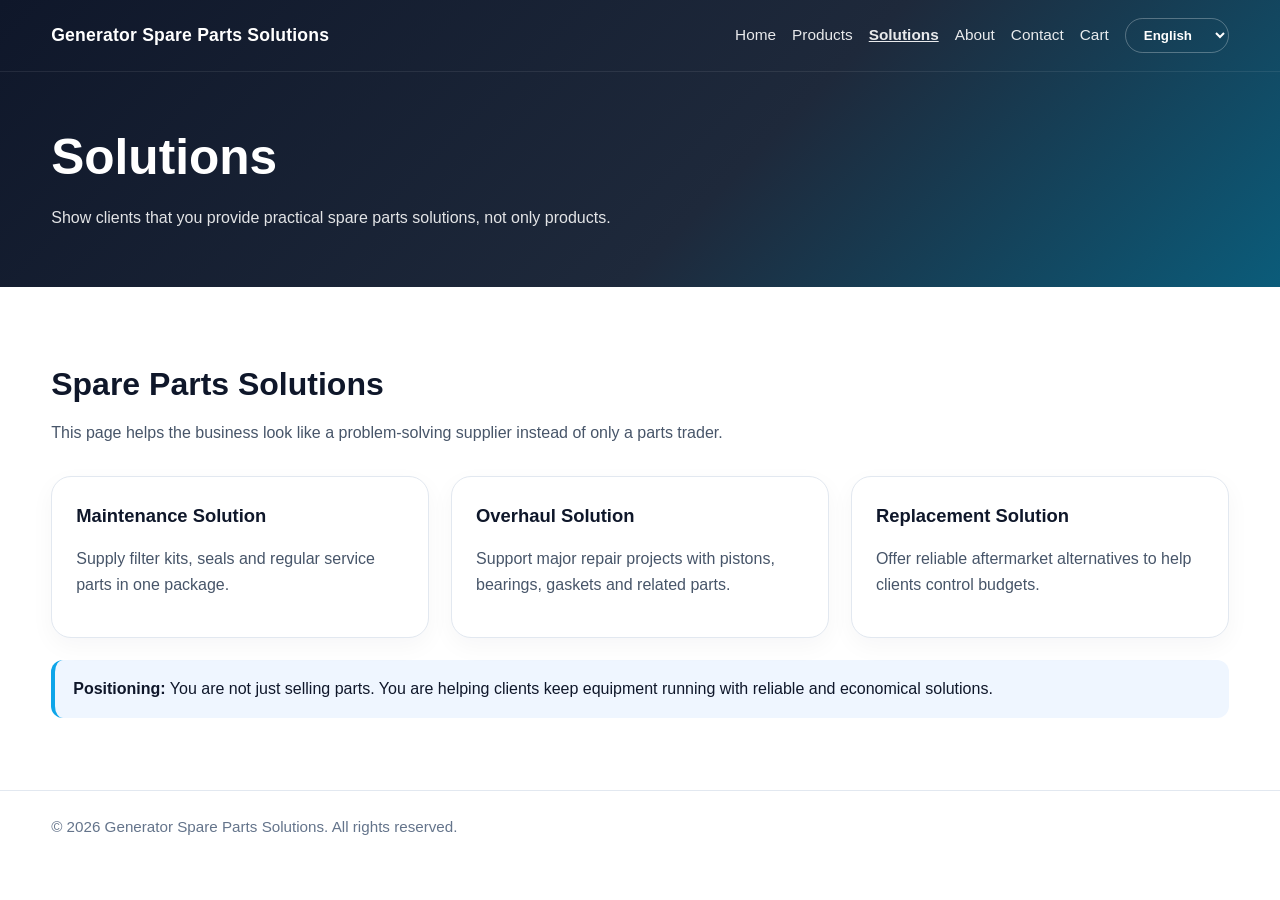
<file: solutions.html>
<!DOCTYPE html>
<html lang="en">
<head>
  <meta charset="UTF-8" />
  <meta name="viewport" content="width=device-width, initial-scale=1.0" />
  <title>Solutions - Generator Spare Parts Solutions</title>
  <link rel="stylesheet" href="style.css" />
</head>
<body>
  <div class="topbar">
    <header class="site-header">
      <div class="container">
        <nav class="nav">
          <a class="logo" href="index.html">Generator Spare Parts Solutions</a>
          <div class="nav-links">
            <a href="index.html" data-en="Home" data-zh="首页" data-ru="Главная" data-ar="الرئيسية">Home</a>
<a href="products.html" data-en="Products" data-zh="产品" data-ru="Продукция" data-ar="المنتجات">Products</a>
<a class="active" href="solutions.html" data-en="Solutions" data-zh="解决方案" data-ru="Решения" data-ar="الحلول">Solutions</a>
<a href="about.html" data-en="About" data-zh="关于我们" data-ru="О нас" data-ar="من نحن">About</a>
<a href="contact.html" data-en="Contact" data-zh="联系我们" data-ru="Контакты" data-ar="اتصل بنا">Contact</a>
<a href="cart.html" data-en="Cart" data-zh="购物车" data-ru="Корзина" data-ar="السلة">Cart</a>
            <select id="lang-select" class="lang-select" aria-label="Language selector">
              <option value="en">English</option>
              <option value="zh">中文</option>
              <option value="ru">Русский</option>
              <option value="ar">العربية</option>
            </select>
          </div>
        </nav>
      </div>
    </header>
    <section class="page-hero">
      <div class="container">
        <h1 data-en="Solutions" data-zh="解决方案" data-ru="Решения" data-ar="الحلول">Solutions</h1><p data-en="Show clients that you provide practical spare parts solutions, not only products." data-zh="让客户看到你提供的是实用配件解决方案，而不只是单纯卖产品。" data-ru="Покажите клиентам, что вы предлагаете практичные решения, а не только товары." data-ar="أظهر للعملاء أنك تقدم حلولاً عملية لقطع الغيار وليس مجرد منتجات فقط.">Show clients that you provide practical spare parts solutions, not only products.</p>
      </div>
    </section>
  </div>
  <main>
    
<section>
  <div class="container">
    <h2 class="section-title" data-en="Spare Parts Solutions" data-zh="配件解决方案" data-ru="Решения по запасным частям" data-ar="حلول قطع الغيار">Spare Parts Solutions</h2>
    <p class="section-subtitle"
       data-en="This page helps the business look like a problem-solving supplier instead of only a parts trader."
       data-zh="这一页能让你的业务看起来像“解决问题的供应商”，而不只是普通卖零件的。"
       data-ru="Эта страница помогает представить бизнес как поставщика решений, а не просто продавца деталей."
       data-ar="تساعد هذه الصفحة على إظهار النشاط كمورّد حلول وليس مجرد بائع قطع.">
      This page helps the business look like a problem-solving supplier instead of only a parts trader.
    </p>

    <div class="grid-3">
      <div class="card">
        <h3 data-en="Maintenance Solution" data-zh="日常保养方案" data-ru="Решение для обслуживания" data-ar="حل الصيانة الدورية">Maintenance Solution</h3>
        <p data-en="Supply filter kits, seals and regular service parts in one package."
           data-zh="将滤芯、密封件和常规保养件打包成一套提供。"
           data-ru="Поставляем фильтры, уплотнения и детали регулярного обслуживания в одном комплекте."
           data-ar="نوفر أطقم الفلاتر والأختام وقطع الصيانة الدورية في حزمة واحدة.">
          Supply filter kits, seals and regular service parts in one package.
        </p>
      </div>
      <div class="card">
        <h3 data-en="Overhaul Solution" data-zh="大修方案" data-ru="Решение для капитального ремонта" data-ar="حل الصيانة الشاملة">Overhaul Solution</h3>
        <p data-en="Support major repair projects with pistons, bearings, gaskets and related parts."
           data-zh="通过活塞、轴承、垫片等相关配件支持大修项目。"
           data-ru="Поддерживаем капитальный ремонт поршнями, подшипниками, прокладками и сопутствующими деталями."
           data-ar="ندعم مشاريع الإصلاح الكبير بالمكابس والمحامل والحشيات والقطع المرتبطة بها.">
          Support major repair projects with pistons, bearings, gaskets and related parts.
        </p>
      </div>
      <div class="card">
        <h3 data-en="Replacement Solution" data-zh="替代件方案" data-ru="Решение по заменителям" data-ar="حل القطع البديلة">Replacement Solution</h3>
        <p data-en="Offer reliable aftermarket alternatives to help clients control budgets."
           data-zh="提供可靠的替代件方案，帮助客户控制预算。"
           data-ru="Предлагаем надёжные альтернативные детали, чтобы помочь клиентам контролировать бюджет."
           data-ar="نقدم بدائل موثوقة لقطع الغيار لمساعدة العملاء على التحكم في الميزانية.">
          Offer reliable aftermarket alternatives to help clients control budgets.
        </p>
      </div>
    </div>

    <div class="quote-box">
      <strong data-en="Positioning:" data-zh="定位：" data-ru="Позиционирование:" data-ar="التموضع:">Positioning:</strong>
      <span data-en="You are not just selling parts. You are helping clients keep equipment running with reliable and economical solutions."
            data-zh="你不是只在卖零件，而是在帮助客户通过更可靠、更经济的方案保持设备正常运转。"
            data-ru="Вы не просто продаёте детали. Вы помогаете клиентам поддерживать оборудование в рабочем состоянии с помощью надёжных и экономичных решений."
            data-ar="أنت لا تبيع القطع فقط، بل تساعد العملاء على إبقاء المعدات تعمل من خلال حلول موثوقة واقتصادية.">
        You are not just selling parts. You are helping clients keep equipment running with reliable and economical solutions.
      </span>
    </div>
  </div>
</section>

  </main>
  <footer>
    <div class="container">
      <span data-en="© 2026 Generator Spare Parts Solutions. All rights reserved."
            data-zh="© 2026 发电机配件解决方案网站。保留所有权利。"
            data-ru="© 2026 Сайт решений по запасным частям для генераторов. Все права защищены."
            data-ar="© 2026 موقع حلول قطع غيار المولدات. جميع الحقوق محفوظة.">
        © 2026 Generator Spare Parts Solutions. All rights reserved.
      </span>
    </div>
  </footer>
  <script src="script.js"></script>
</body>
</html>
</file>
<file: style.css>
:root {
  --bg: #0f172a;
  --bg-2: #1e293b;
  --brand: #0ea5e9;
  --brand-dark: #0284c7;
  --soft: #f8fafc;
  --line: #e2e8f0;
  --text: #0f172a;
  --muted: #475569;
  --white: #ffffff;
  --success: #16a34a;
}

* { box-sizing: border-box; }
html { scroll-behavior: smooth; }
body {
  margin: 0;
  font-family: Arial, Helvetica, sans-serif;
  color: var(--text);
  background: #fff;
  line-height: 1.6;
}

body.rtl {
  direction: rtl;
  text-align: right;
}

a { color: inherit; }
img { max-width: 100%; display: block; }

.container {
  width: min(1180px, 92%);
  margin: 0 auto;
}

.topbar {
  background: linear-gradient(135deg, var(--bg) 0%, var(--bg-2) 58%, #0b5c7a 100%);
  color: var(--white);
}

.site-header {
  padding: 18px 0;
  border-bottom: 1px solid rgba(255,255,255,0.08);
}

.nav {
  display: flex;
  justify-content: space-between;
  align-items: center;
  gap: 20px;
  flex-wrap: wrap;
}

body.rtl .nav {
  flex-direction: row-reverse;
}

.logo {
  font-size: 1.1rem;
  font-weight: 700;
  letter-spacing: 0.2px;
  text-decoration: none;
}

.nav-links {
  display: flex;
  gap: 16px;
  align-items: center;
  flex-wrap: wrap;
}

body.rtl .nav-links {
  flex-direction: row-reverse;
}

.nav-links a {
  text-decoration: none;
  color: rgba(255,255,255,0.9);
  font-size: 0.96rem;
}

.nav-links a.active {
  font-weight: 700;
  text-decoration: underline;
}

.lang-select {
  border: 1px solid rgba(255,255,255,0.28);
  color: #fff;
  background: transparent;
  border-radius: 999px;
  padding: 8px 14px;
  cursor: pointer;
  font-weight: 700;
}

.hero {
  display: grid;
  grid-template-columns: 1.08fr 0.92fr;
  gap: 34px;
  align-items: center;
  padding: 52px 0 82px;
}

.hero h1 {
  margin: 0 0 14px;
  font-size: clamp(2.15rem, 5vw, 3.8rem);
  line-height: 1.08;
}

.hero p {
  margin: 0 0 24px;
  color: rgba(255,255,255,0.88);
  font-size: 1.05rem;
  max-width: 680px;
}

.hero-card {
  background: rgba(255,255,255,0.1);
  border: 1px solid rgba(255,255,255,0.16);
  border-radius: 22px;
  padding: 24px;
  backdrop-filter: blur(10px);
}

.hero-card h3 { margin-top: 0; }
.hero-card ul {
  margin: 0;
  padding-left: 18px;
  color: rgba(255,255,255,0.92);
}
body.rtl .hero-card ul, body.rtl .clean {
  padding-left: 0;
  padding-right: 18px;
}

.page-hero {
  padding: 46px 0 56px;
}
.page-hero h1 {
  margin: 0 0 8px;
  font-size: clamp(2rem, 4vw, 3.1rem);
}
.page-hero p {
  margin: 0;
  color: rgba(255,255,255,0.88);
  max-width: 760px;
}

.btn-row {
  display: flex;
  gap: 14px;
  flex-wrap: wrap;
}
body.rtl .btn-row {
  flex-direction: row-reverse;
}

.btn {
  display: inline-block;
  border: none;
  border-radius: 12px;
  padding: 13px 18px;
  text-decoration: none;
  font-weight: 700;
  cursor: pointer;
}

.btn-primary {
  background: var(--brand);
  color: #fff;
}
.btn-primary:hover { background: var(--brand-dark); }

.btn-secondary {
  background: transparent;
  border: 1px solid rgba(255,255,255,0.28);
  color: #fff;
}

.btn-dark {
  background: var(--bg);
  color: #fff;
}

section {
  padding: 72px 0;
}

.soft { background: var(--soft); }

.section-title {
  margin: 0 0 10px;
  font-size: 2rem;
}
.section-subtitle {
  margin: 0 0 30px;
  color: var(--muted);
  max-width: 760px;
}

.grid-2 {
  display: grid;
  grid-template-columns: repeat(2, 1fr);
  gap: 22px;
}
.grid-3 {
  display: grid;
  grid-template-columns: repeat(3, 1fr);
  gap: 22px;
}
.grid-4 {
  display: grid;
  grid-template-columns: repeat(4, 1fr);
  gap: 20px;
}

.card {
  background: #fff;
  border: 1px solid var(--line);
  border-radius: 20px;
  padding: 24px;
  box-shadow: 0 8px 24px rgba(15, 23, 42, 0.04);
}

.card h3 {
  margin: 0 0 10px;
  font-size: 1.15rem;
}

.card p, .card li {
  color: var(--muted);
}

.clean {
  padding-left: 18px;
  margin: 0;
}

.quote-box {
  margin-top: 22px;
  border-left: 4px solid var(--brand);
  background: #eff6ff;
  border-radius: 12px;
  padding: 16px 18px;
}
body.rtl .quote-box {
  border-left: none;
  border-right: 4px solid var(--brand);
}

.product-card {
  overflow: hidden;
  background: #fff;
  border: 1px solid var(--line);
  border-radius: 20px;
  box-shadow: 0 8px 24px rgba(15, 23, 42, 0.04);
}

.product-card .content {
  padding: 18px;
}

.product-card h3 {
  margin: 0 0 8px;
}

.price {
  font-weight: 700;
  color: var(--bg);
  margin-bottom: 12px;
}

.tag {
  display: inline-block;
  padding: 6px 10px;
  border-radius: 999px;
  background: #e0f2fe;
  color: #075985;
  font-size: 0.85rem;
  font-weight: 700;
  margin-bottom: 10px;
}

.window-box {
  background: #fff;
  border: 1px dashed #cbd5e1;
  border-radius: 18px;
  padding: 16px;
}

.cart-panel {
  background: #fff;
  border: 1px solid var(--line);
  border-radius: 20px;
  padding: 22px;
  position: sticky;
  top: 18px;
}

.cart-items {
  list-style: none;
  padding: 0;
  margin: 0;
}
.cart-items li {
  padding: 12px 0;
  border-bottom: 1px solid var(--line);
  color: var(--muted);
}
.cart-summary {
  margin-top: 14px;
  font-weight: 700;
}

.notice {
  margin-top: 14px;
  color: var(--success);
  font-weight: 700;
  min-height: 24px;
}

.contact-panel {
  background: var(--bg);
  color: #fff;
  border-radius: 24px;
  padding: 30px;
}

.contact-panel p,
.contact-panel li {
  color: rgba(255,255,255,0.88);
}

footer {
  border-top: 1px solid var(--line);
  padding: 24px 0 38px;
  color: #64748b;
  font-size: 0.95rem;
}

.small {
  font-size: 0.92rem;
}

@media (max-width: 1024px) {
  .grid-4 { grid-template-columns: repeat(2, 1fr); }
}

@media (max-width: 900px) {
  .hero, .grid-2, .grid-3, .grid-4 {
    grid-template-columns: 1fr;
  }
}
</file>
